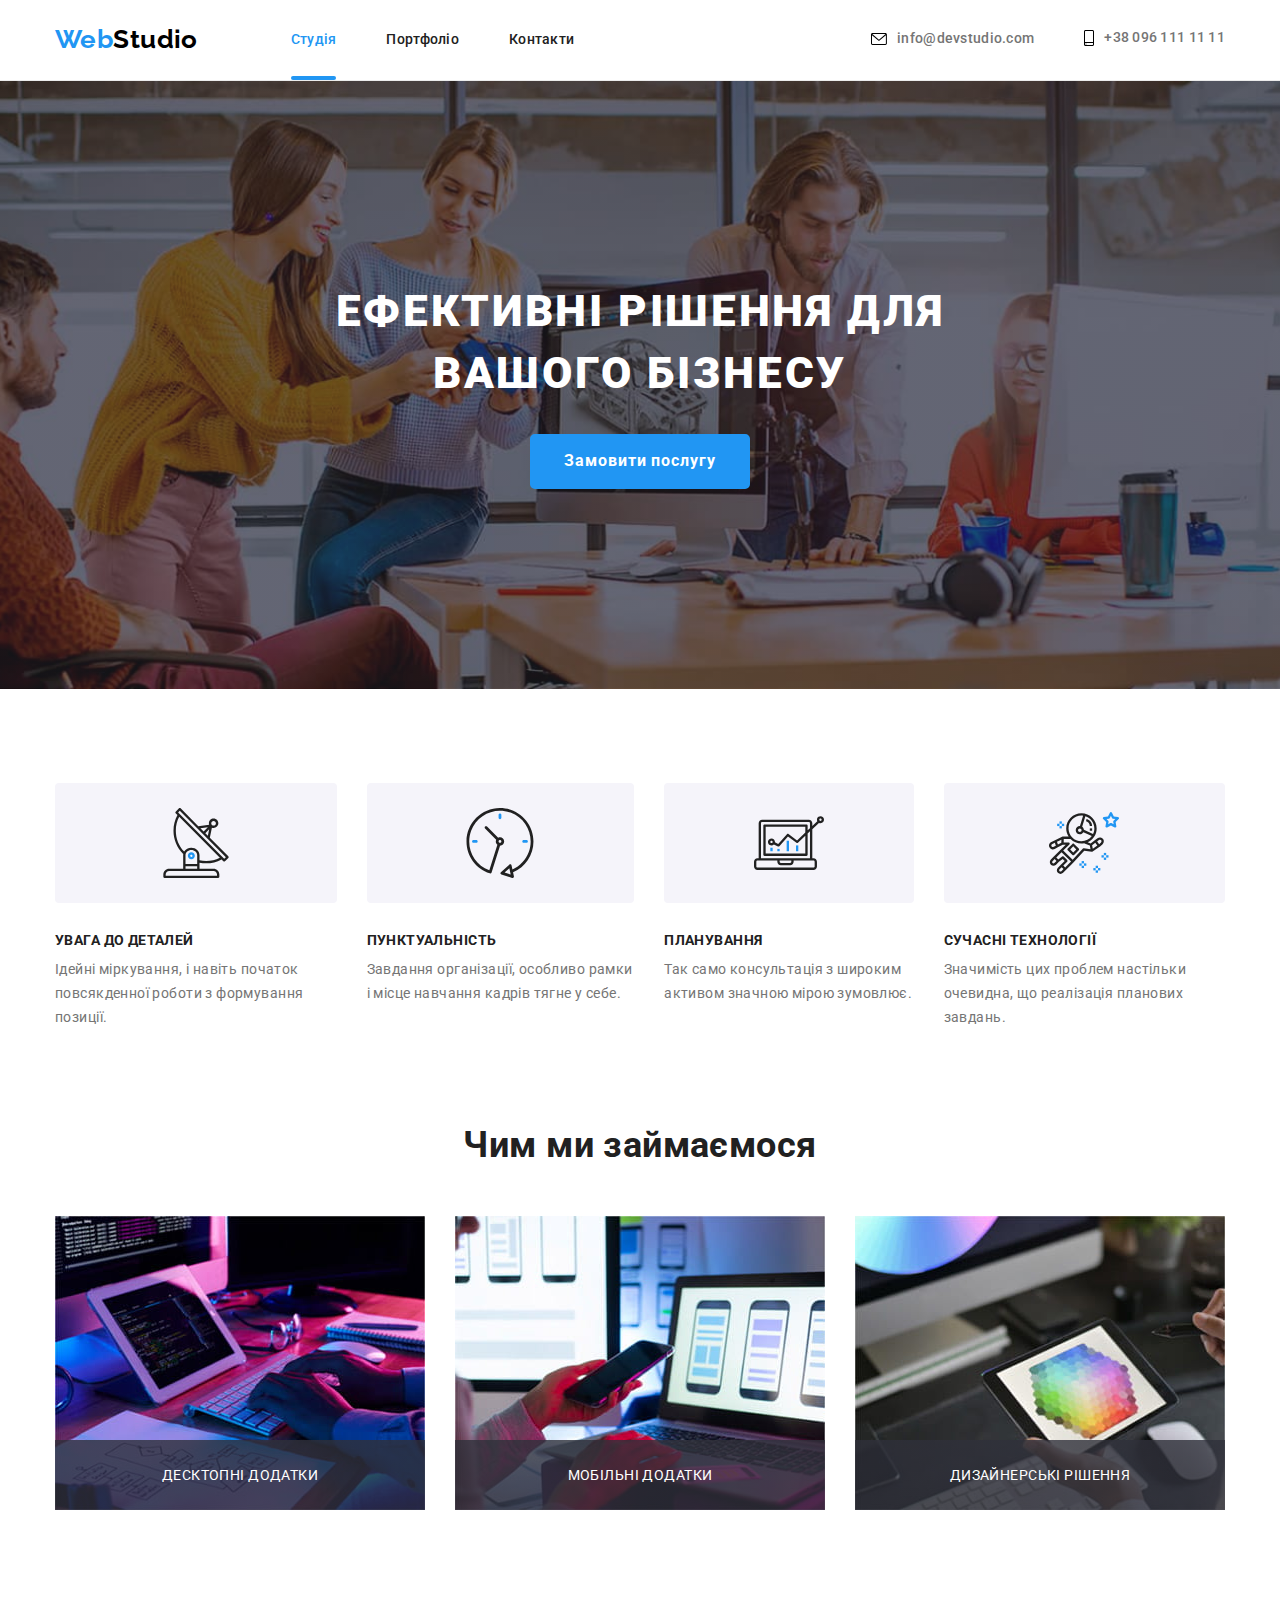
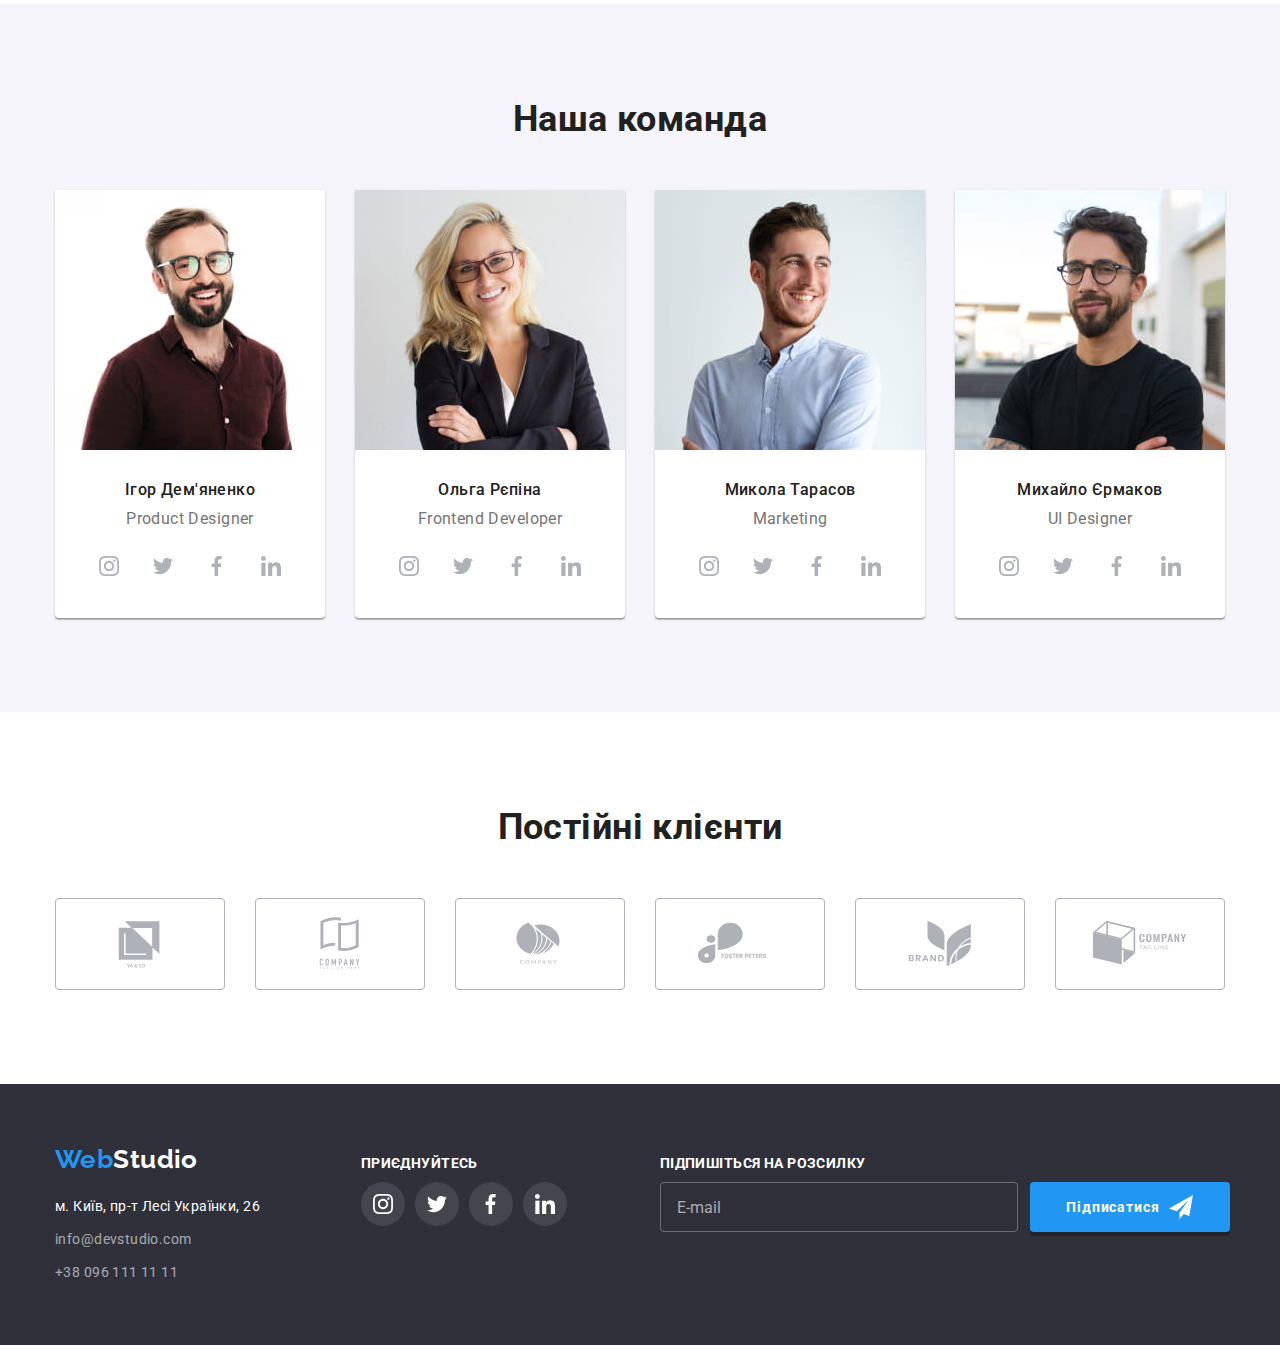
<file: index.html>
<!DOCTYPE html>
<html lang="uk">
<head>
    <meta charset="UTF-8">
    <meta http-equiv="X-UA-Compatible" content="IE=edge">
    <meta name="viewport" content="width=device-width, initial-scale=1.0">
    <meta name="description" content="Вивчення основ HTML5 для новачків">
    <title>Студія</title>
    <link rel="stylesheet" href="https://fonts.googleapis.com/css2?family=Raleway:wght@700&family=Roboto:wght@400;500;700;900&display=swap">
    <link rel="stylesheet" href="https://cdnjs.cloudflare.com/ajax/libs/modern-normalize/1.0.0/modern-normalize.min.css" />
    <link rel="stylesheet" href="./css/main.min.css">
</head>
<body>
    <header class="header">
        <div class="container nav">
            <nav class="nav">
                <a href="./index.html" class="logo"><span class="logo__accent">Web</span>Studio</a>
                <ul class="nav">
                    <li class="nav__item"><a href="./index.html" class="nav__link current">Студія</a></li>
                    <li class="nav__item"><a href="./portfolio.html" class="nav__link">Портфоліо</a></li>
                    <li class="nav__item"><a href="" class="nav__link">Контакти</a></li>
                </ul>
            </nav>
            <ul class="nav nav--space">
                <li class="nav__item">
                    <a href="mailto:info@devstudio.com" class="nav__link--rigth ">
                        <svg width="16" height="12" class="nav__icon">
                            <use href="./images/icons.svg#icon-email"></use>
                        </svg>
                        info@devstudio.com</a></li>
                <li class="nav__item">
                    <a href="tel:+380961111111" class="nav__link--rigth">
                        <svg width="10" height="16" class="nav__icon">
                            <use href="./images/icons.svg#icon-tel"></use>
                        </svg>
                        +38 096 111 11 11</a></li>
            </ul>
        </div>
    </header>
    <main>
        <section class="hero">
            <div class="container">
                <h1 class="hero__title">Ефективні рішення для<br>вашого бізнесу</h1>
                <button type="button" data-modal-open class="hero__button">Замовити послугу</button>
            </div>
        </section>
        <section class="section section--features">
            <div class="container">
                <h2 class="visually-hidden">Наші Переваги</h2>
                <ul class="features">
                    <li>
                        <div class="features__icon">
                            <svg width="70" height="70">
                                <use href="./images/icons.svg#feature-1"></use>
                            </svg>
                        </div>
                        <h3 class="features__title">УВАГА ДО ДЕТАЛЕЙ</h3>
                        <p class="features__text">Ідейні міркування, і навіть початок повсякденної роботи з формування позиції.</p>
                    </li>
                    <li>
                        <div class="features__icon">
                            <svg width="70" height="70">
                                <use href="./images/icons.svg#feature-2"></use>
                            </svg>
                        </div>
                        <h3 class="features__title">ПУНКТУАЛЬНІСТЬ</h3>
                        <p class="features__text">Завдання організації, особливо рамки і місце навчання кадрів тягне у себе.</p>
                    </li>
                    <li>
                        <div class="features__icon">
                            <svg width="70" height="70">
                                <use href="./images/icons.svg#feature-3"></use>
                            </svg>
                        </div>
                        <h3 class="features__title">ПЛАНУВАННЯ</h3>
                        <p class="features__text">Так само консультація з широким активом значною мірою зумовлює.</p>
                    </li>
                    <li>
                        <div class="features__icon">
                            <svg width="70" height="70">
                                <use href="./images/icons.svg#feature-4"></use>
                            </svg>
                        </div>
                        <h3 class="features__title">СУЧАСНІ ТЕХНОЛОГІЇ</h3>
                        <p class="features__text">Значимість цих проблем настільки очевидна, що реалізація планових завдань.</p>
                    </li>
                </ul>
            </div>
        </section>
        <section class="section">
            <div class="container">
                <h2 class="section__title">Чим ми займаємося</h2>
                <ul class="inline-list wedo">
                    <li>
                        <div class="wedo__thumb">
                        <img src="./images/what-we-do-1.jpg" width="370" alt="Робота за комп`ютером">
                        <p class="wedo__label">Десктопні додатки</p>
                        </div>
                    </li>
                    <li>
                        <div class="wedo__thumb">
                        <img src="./images/what-we-do-2.jpg" width="370" alt="Серфінг інтернетом на смартфоні">
                        <p class="wedo__label">Мобільні додатки</p>
                        </div>
                    </li>
                    <li>
                        <div class="wedo__thumb">
                        <img src="./images/what-we-do-3.jpg" width="370" alt="Гексагональна кольорова палітра">
                        <p class="wedo__label">Дизайнерські рішення</p>
                        </div>
                    </li>
                </ul>
            </div>
        </section>
        <section class="section section--team">
            <div class="container">
                <h2 class="section__title">Наша команда</h2>
                <ul class="inline-list team">
                    <li class="team__card">
                        <img src="./images/team-1.jpg" width="270" alt="Ігор Дем'яненко">
                        <div class="team__desc">
                            <h3 class="team__title">Ігор Дем'яненко</h3>
                            <p class="team__text">Product Designer</p>
                            <ul class="social">
                                <li>
                                    <a href="" class="social__link" target="_blank" rel="noopener noreferrer">
                                        <svg class="social__icon">
                                            <use href="./images/icons.svg#social-insta"></use>
                                        </svg>
                                    </a>
                                </li>
                                <li>
                                    <a href="" class="social__link" target="_blank" rel="noopener noreferrer">
                                        <svg class="social__icon">
                                            <use href="./images/icons.svg#social-twitter"></use>
                                        </svg>
                                    </a>
                                </li>
                                <li>
                                    <a href="" class="social__link" target="_blank" rel="noopener noreferrer">
                                        <svg class="social__icon">
                                            <use href="./images/icons.svg#social-fb"></use>
                                        </svg>
                                    </a>
                                </li>
                                <li>
                                    <a href="" class="social__link" target="_blank" rel="noopener noreferrer">
                                        <svg class="social__icon">
                                            <use href="./images/icons.svg#social-linked"></use>
                                        </svg>
                                    </a>
                                </li>
                            </ul>
                        </div>
                    </li>
                    <li class="team__card">
                        <img src="./images/team-2.jpg" width="270" alt="Ольга Рєпіна">
                        <div class="team__desc">
                            <h3 class="team__title">Ольга Рєпіна</h3>
                            <p class="team__text">Frontend Developer</p>
                            <ul class="social">
                                <li>
                                    <a href="" class="social__link" target="_blank" rel="noopener noreferrer">
                                        <svg class="social__icon">
                                            <use href="./images/icons.svg#social-insta"></use>
                                        </svg>
                                    </a>
                                </li>
                                <li>
                                    <a href="" class="social__link" target="_blank" rel="noopener noreferrer">
                                        <svg class="social__icon">
                                            <use href="./images/icons.svg#social-twitter"></use>
                                        </svg>
                                    </a>
                                </li>
                                <li>
                                    <a href="" class="social__link" target="_blank" rel="noopener noreferrer">
                                        <svg class="social__icon">
                                            <use href="./images/icons.svg#social-fb"></use>
                                        </svg>
                                    </a>
                                </li>
                                <li>
                                    <a href="" class="social__link" target="_blank" rel="noopener noreferrer">
                                        <svg class="social__icon">
                                            <use href="./images/icons.svg#social-linked"></use>
                                        </svg>
                                    </a>
                                </li>
                            </ul>
                        </div>
                    </li>
                    <li class="team__card">
                        <img src="./images/team-3.jpg" width="270" alt="Микола Тарасов">
                        <div class="team__desc">
                            <h3 class="team__title">Микола Тарасов</h3>
                            <p class="team__text">Marketing</p>
                            <ul class="social">
                                <li>
                                    <a href="" class="social__link" target="_blank" rel="noopener noreferrer">
                                        <svg class="social__icon">
                                            <use href="./images/icons.svg#social-insta"></use>
                                        </svg>
                                    </a>
                                </li>
                                <li>
                                    <a href="" class="social__link" target="_blank" rel="noopener noreferrer">
                                        <svg class="social__icon">
                                            <use href="./images/icons.svg#social-twitter"></use>
                                        </svg>
                                    </a>
                                </li>
                                <li>
                                    <a href="" class="social__link" target="_blank" rel="noopener noreferrer">
                                        <svg class="social__icon">
                                            <use href="./images/icons.svg#social-fb"></use>
                                        </svg>
                                    </a>
                                </li>
                                <li>
                                    <a href="" class="social__link" target="_blank" rel="noopener noreferrer">
                                        <svg class="social__icon">
                                            <use href="./images/icons.svg#social-linked"></use>
                                        </svg>
                                    </a>
                                </li>
                            </ul>
                        </div>
                        </li>
                    <li class="team__card">
                        <img src="./images/team-4.jpg" width="270" alt="Михайло Єрмаков">
                        <div class="team__desc">
                            <h3 class="team__title">Михайло Єрмаков</h3>
                            <p class="team__text">UI Designer</p>
                            <ul class="social">
                                <li>
                                    <a href="" class="social__link" target="_blank" rel="noopener noreferrer">
                                        <svg class="social__icon">
                                            <use href="./images/icons.svg#social-insta"></use>
                                        </svg>
                                    </a>
                                </li>
                                <li>
                                    <a href="" class="social__link" target="_blank" rel="noopener noreferrer">
                                        <svg class="social__icon">
                                            <use href="./images/icons.svg#social-twitter"></use>
                                        </svg>
                                    </a>
                                </li>
                                <li>
                                    <a href="" class="social__link" target="_blank" rel="noopener noreferrer">
                                        <svg class="social__icon">
                                            <use href="./images/icons.svg#social-fb"></use>
                                        </svg>
                                    </a>
                                </li>
                                <li>
                                    <a href="" class="social__link" target="_blank" rel="noopener noreferrer">
                                        <svg class="social__icon">
                                            <use href="./images/icons.svg#social-linked"></use>
                                        </svg>
                                    </a>
                                </li>
                            </ul>
                        </div>
                    </li>
                </ul>
            </div>
        </section>
        <section class="section">
            <div class="container">
                <h2 class="section__title">Постійні клієнти</h2>
                <ul class="inline-list client">
                    <li>
                        <a href="" class="client__link">
                            <svg class="icon client__icon">
                                <use href="./images/icons.svg#client-1"></use>
                            </svg>
                        </a>
                    </li>
                    <li>
                        <a href="" class="client__link">
                            <svg class="icon client__icon">
                                <use href="./images/icons.svg#client-2"></use>
                            </svg>
                        </a>
                    </li>
                    <li>
                        <a href="" class="client__link">
                            <svg class="icon client__icon">
                                <use href="./images/icons.svg#client-3"></use>
                            </svg>
                        </a>
                    </li>
                    <li>
                        <a href="" class="client__link">
                            <svg class="icon client__icon">
                                <use href="./images/icons.svg#client-4"></use>
                            </svg>
                        </a>
                    </li>
                    <li>
                        <a href="" class="client__link">
                            <svg class="icon client__icon">
                                <use href="./images/icons.svg#client-5"></use>
                            </svg>
                        </a>
                    </li>
                    <li>
                        <a href="" class="client__link">
                            <svg class="icon client__icon">
                                <use xlink:href="./images/icons.svg#client-6"></use>
                            </svg>
                        </a>
                    </li>
                </ul>
            </div>
        </section>
    </main>
    <footer class="footer">
        <div class="container">
            <div class="footer-blocks">
                <div>
                    <div class="footer__logo">
                        <a href="./index.html" class="logo"><span class="logo__accent">Web</span><span class="logo__accent--bottom">Studio</span></a>
                    </div>
                    <address>
                        <ul>
                            <li class="address__item"><a href="https://goo.gl/maps/Rx9yRDVF11jfL2R66" class="address__link"  target="_blank"  rel="noopener noreferrer">м. Київ, пр-т Лесі Українки, 26</a></li>
                            <li class="address__item"><a href="mailto:info@devstudio.com" class="footer__contacts">info@devstudio.com</a></li>
                            <li><a href="tel:+380961111111" class="footer__contacts">+38 096 111 11 11</a></li>
                        </ul>
                    </address>
                </div>
                <div class="footer footer--spacing">
                    <p class="team__title"><span class="logo__accent--bottom uppercase">Приєднуйтесь</span></p>
                    <ul class="social social--footer">
                        <li> 
                            <a href="" class="social__link--footer">
                                <svg class="social__icon">
                                    <use href="./images/icons.svg#social-insta"></use>
                                </svg>
                            </a>
                        </li>
                        <li>
                            <a href="" class="social__link--footer">
                                <svg class="social__icon">
                                    <use href="./images/icons.svg#social-twitter"></use>
                                </svg>
                            </a>
                        </li>
                        <li>
                            <a href="" class="social__link--footer">
                                <svg class="social__icon">
                                    <use href="./images/icons.svg#social-fb"></use>
                                </svg>
                             </a>
                        </li>
                        <li>
                            <a href="" class="social__link--footer">
                                <svg class="social__icon">
                                    <use href="./images/icons.svg#social-linked"></use>
                                </svg>
                            </a>
                        </li>
                    </ul>
                </div>
                <div>
                    <p class="team__title"><span class="logo__accent--bottom uppercase">Підпишіться на розсилку</span></p>
                    <form name="newsletter" autocomplete="off">
                        <div class="newsletter">
                            <input type="email" name="email" class="newsletter__input" placeholder="E-mail" />
                            <button type="submit" class="newsletter__button">Підписатися
                                <svg width="24" height="24" class="newsletter__icon">
                                    <use href="./images/icons.svg#icon-send"></use>
                                </svg>
                            </button>
                        </div>
                    </form>
                </div>
            </div>
        </div>
    </footer>
    <div class="backdrop is-hidden" data-modal>
        <div class="modal">
            <button data-modal-close class="modal__button-close"><svg width="18" height="18"><use href="./images/icons.svg#modal-close"></use></svg></button>
            <div>
            <p class="modal__form-header">Залиште свої дані, ми вам передзвонимо</p>
            <form name="signup_form" autocomplete="off" novalidate>
                <div class="modal__form-field">
                    <label for="name" class="modal__label">Ім'я</label>
                    <input class="modal__input" id="name" type="name" name="name" required />
                    <span class="modal__input-icon"><svg width="18" height="18">
                        <use href="./images/icons.svg#user"></use>
                    </svg></span>
                </div>
                <div class="modal__form-field">
                    <label for="tel" class="modal__label">Телефон</label>
                    <input class="modal__input" id='tel' type="tel" name="tel" />
                    <span class="modal__input-icon"><svg width="18" height="18">
                        <use href="./images/icons.svg#icon-phone"></use>
                    </svg></span>
                </div>
                <div class="modal__form-field">
                    <label for="email" class="modal__label">Пошта</label>
                    <input class="modal__input" id="email" type="email" name="email" required />
                    <span class="modal__input-icon"><svg width="18" height="18">
                        <use href="./images/icons.svg#icon-email"></use>
                    </svg></span>
                </div>
                <div class="modal__form-field">
                    <label for="comment" class="modal__label">Коментар</label>
                    <textarea id="comment" name="Comment" class="modal__comment" placeholder="Введіть текст"></textarea>
                </div>
                <div class="modal__check-button">
                    <label class="modal__checkbox-label" for="agree">
                    <input type="checkbox" class="modal__checkbox" name="agreement" id="agree" required>
                    <span class="modal__icon-check"></span>
                    Погоджуюся з розсилкою та приймаю &nbsp;<a href="" class="modal__link" target="_blank">Умови договору</a>
                    </label>
                </div>
                
              </form>
              <button type="submit" class="modal__button">Відправити</button>
            </div>
        </div>
    </div>
    <script src="./js/modal.js"></script>
</body>
</html>
</file>
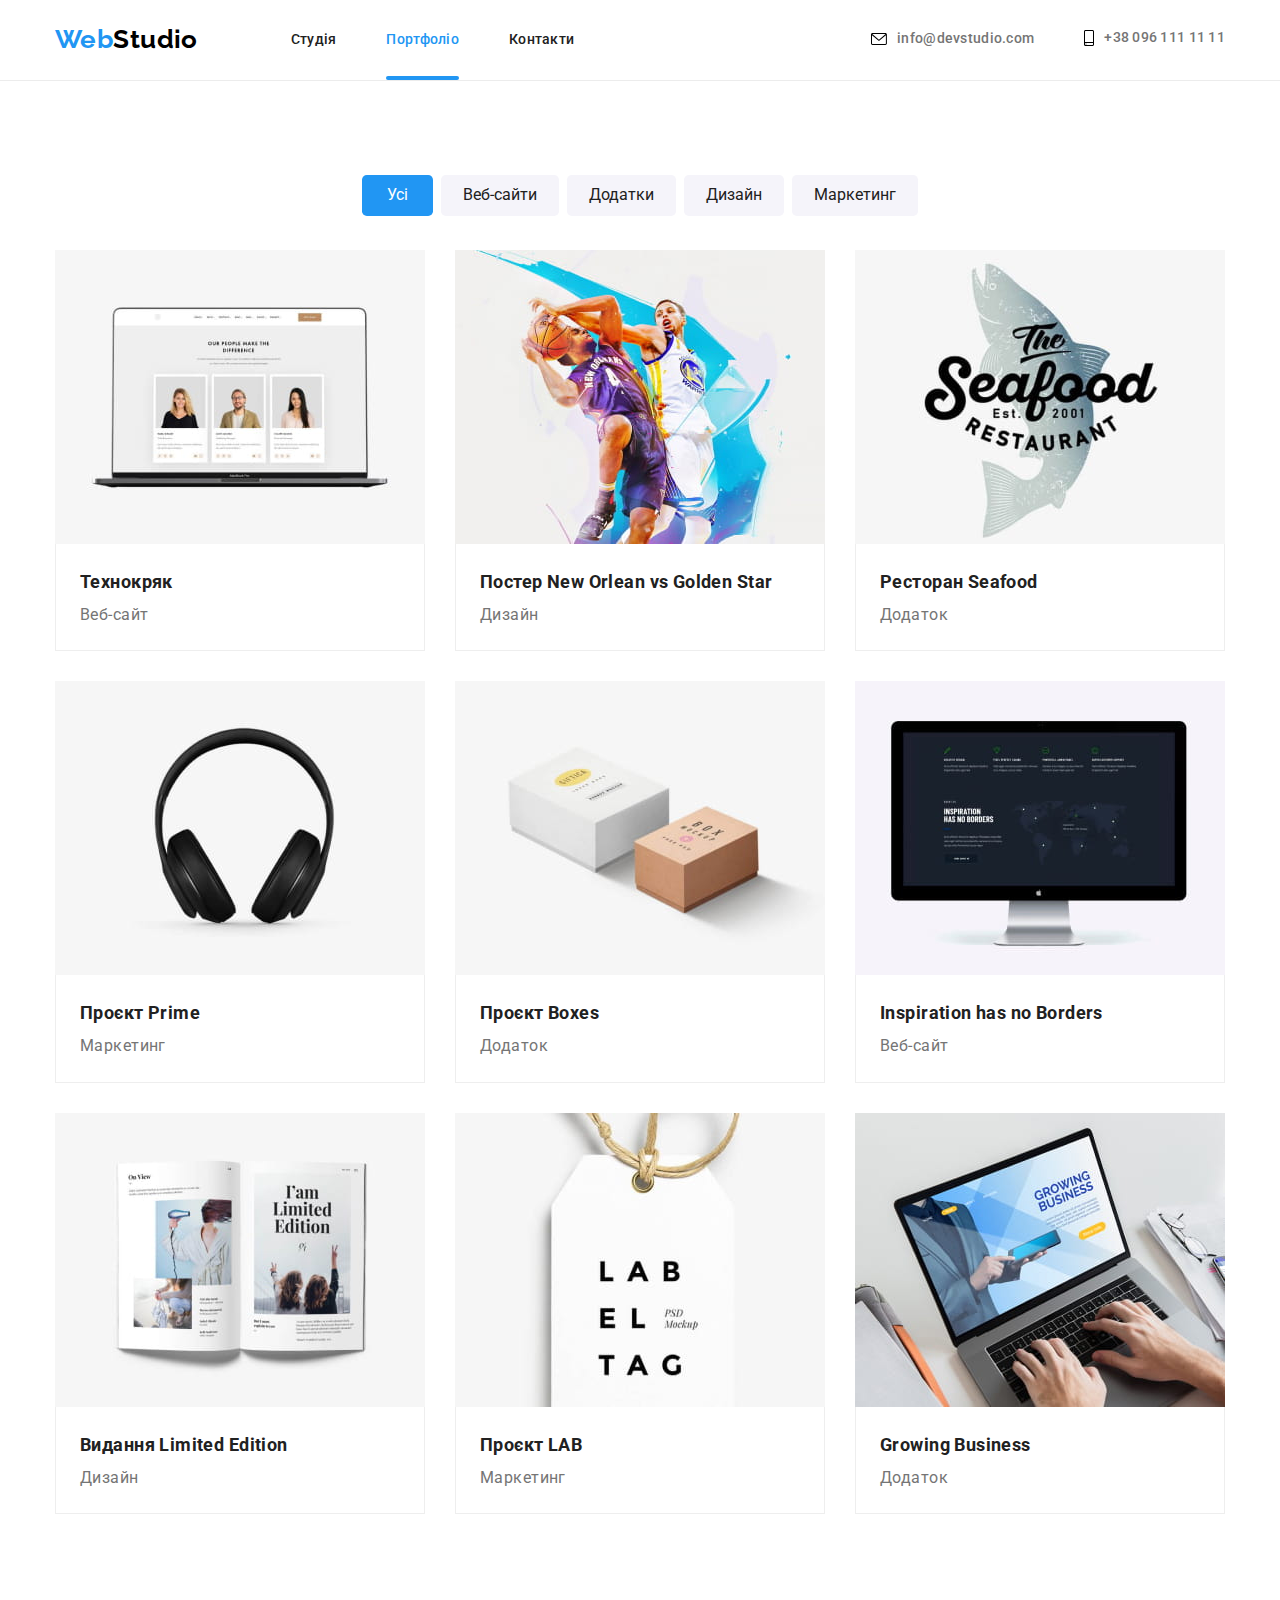
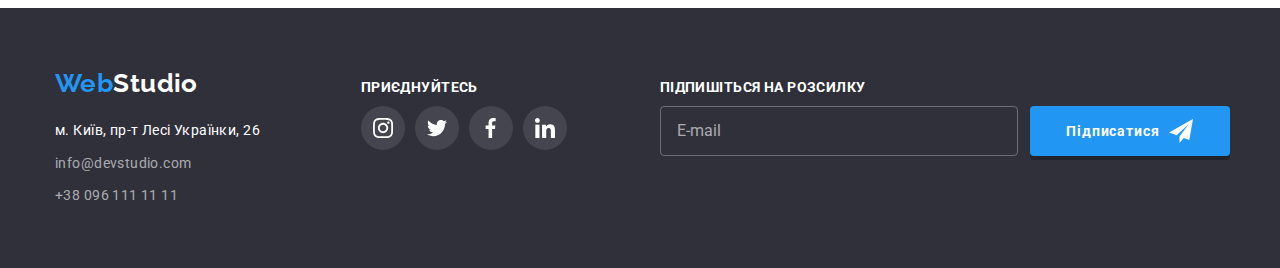
<file: portfolio.html>
<!DOCTYPE html>
<html lang="uk">
<head>
    <meta charset="UTF-8">
    <meta http-equiv="X-UA-Compatible" content="IE=edge">
    <meta name="viewport" content="width=device-width, initial-scale=1.0">
    <meta name="description" content="Портфоліо наших робіт">
    <title>Портфоліо Студії</title>
    <link rel="stylesheet" href="https://cdnjs.cloudflare.com/ajax/libs/modern-normalize/1.0.0/modern-normalize.min.css" />
    <link rel="stylesheet" href="https://fonts.googleapis.com/css2?family=Raleway:wght@700&family=Roboto:wght@400;500;700;900&display=swap">
    <link rel="stylesheet" href="./css/main.min.css">
</head>
<body>
    <header class="header">
        <div class="container nav">
            <nav class="nav">
                <a href="./index.html" class="logo"><span class="logo__accent">Web</span>Studio</a>
                <ul class="nav">
                    <li class="nav__item"><a href="./index.html" class="nav__link">Студія</a></li>
                    <li class="nav__item"><a href="./portfolio.html" class="nav__link current">Портфоліо</a></li>
                    <li class="nav__item"><a href="" class="nav__link">Контакти</a></li>
                </ul>
            </nav>
            <ul class="nav nav--space">
                <li class="nav__item">
                    <a href="mailto:info@devstudio.com" class="nav__link--rigth ">
                        <svg width="16" height="12" class="nav__icon">
                            <use href="./images/icons.svg#icon-email"></use>
                        </svg>
                        info@devstudio.com</a></li>
                <li class="nav__item">
                    <a href="tel:+380961111111" class="nav__link--rigth">
                        <svg width="10" height="16" class="nav__icon">
                            <use href="./images/icons.svg#icon-tel"></use>
                        </svg>
                        +38 096 111 11 11</a></li>
            </ul>
        </div>
    </header>
    <main>
        <section class="section">
            <div class="container">
                <h2 class="section__title visually-hidden">Наші роботи</h2>
                <div>
                    <ul class="filter">
                        <li><button type="button" class="filter__button--active filter__button--first">Усі</button></li>
                        <li><button type="button" class="filter__button">Веб-сайти</button></li>
                        <li><button type="button" class="filter__button">Додатки</button></li>
                        <li><button type="button" class="filter__button">Дизайн</button></li>
                        <li><button type="button" class="filter__button">Маркетинг</button></li>
                    </ul>
                </div>
                <ul class="portfolio">
                    <li>
                        <a href="" class="portfolio__card">
                            <div class="portfolio__thumb">
                            <img src="./images/portfolio-1.jpg" alt="Веб-сайт Технокряк" width="370" height="294">
                            <p class="portfolio__label">Ресурс пропонує комплексні пропозиції з різним рівнем функціоналу та сервісів. Все це дозволить відвідувачу отримати вичерпні відомості про компанію чи приватну особу.</p>
                            </div>
                            <div class="portfolio__item-desc">
                                <h2 class="portfolio__title">Технокряк</h2>
                                <p class="portfolio__text">Веб-сайт</p>
                            </div>
                        </a>
                    </li>
                    <li>
                        <a href="" class="portfolio__card">
                            <div class="portfolio__thumb">
                            <img src="./images/portfolio-2.jpg" alt="Дизайн постера New Orlean vs Golden Star" width="370" height="294">
                            <p class="portfolio__label">Ресурс пропонує комплексні пропозиції з різним рівнем функціоналу та сервісів. Все це дозволить відвідувачу отримати вичерпні відомості про компанію чи приватну особу.</p>
                            </div>
                            <div class="portfolio__item-desc">
                                <h2 class="portfolio__title">Постер New Orlean vs Golden Star</h2>
                                <p class="portfolio__text">Дизайн</p>
                            </div>
                        </a>
                    </li>
                    <li>
                        <a href="" class="portfolio__card">
                            <div class="portfolio__thumb">
                            <img src="./images/portfolio-3.jpg" alt="Додаток ресторану Seafood" width="370" height="294">
                            <p class="portfolio__label">Ресурс пропонує комплексні пропозиції з різним рівнем функціоналу та сервісів. Все це дозволить відвідувачу отримати вичерпні відомості про компанію чи приватну особу.</p>
                            </div>
                            <div class="portfolio__item-desc">
                                <h2 class="portfolio__title">Ресторан Seafood</h2>
                                <p class="portfolio__text">Додаток</p>
                            </div>
                        </a>
                    </li>
                    <li>
                        <a href="" class="portfolio__card">
                            <div class="portfolio__thumb">
                            <img src="./images/portfolio-4.jpg" alt="Маркетинг проєкту Prime" width="370" height="294">
                            <p class="portfolio__label">Ресурс пропонує комплексні пропозиції з різним рівнем функціоналу та сервісів. Все це дозволить відвідувачу отримати вичерпні відомості про компанію чи приватну особу.</p>
                            </div>
                            <div class="portfolio__item-desc">
                                <h2 class="portfolio__title">Проєкт Prime</h2>
                                <p class="portfolio__text">Маркетинг</p>
                            </div>
                        </a>
                    </li>
                    <li>
                        <a href="" class="portfolio__card">
                            <div class="portfolio__thumb">
                            <img src="./images/portfolio-5.jpg" alt="Додаток для проєкту Boxes" width="370" height="294">
                            <p class="portfolio__label">Ресурс пропонує комплексні пропозиції з різним рівнем функціоналу та сервісів. Все це дозволить відвідувачу отримати вичерпні відомості про компанію чи приватну особу.</p>
                            </div>
                            <div class="portfolio__item-desc">
                                <h2 class="portfolio__title">Проєкт Boxes</h2>
                                <p class="portfolio__text">Додаток</p>
                            </div>
                        </a>
                    </li>
                    <li>
                        <a href="" class="portfolio__card">
                            <div class="portfolio__thumb">
                            <img src="./images/portfolio-6.jpg" alt="Веб-сайт Inspiration has no Borders" width="370" height="294">
                            <p class="portfolio__label">Ресурс пропонує комплексні пропозиції з різним рівнем функціоналу та сервісів. Все це дозволить відвідувачу отримати вичерпні відомості про компанію чи приватну особу.</p>
                            </div>
                            <div class="portfolio__item-desc">
                                <h2 class="portfolio__title">Inspiration has no Borders</h2>
                                <p class="portfolio__text">Веб-сайт</p>
                            </div>
                        </a>
                    </li>
                    <li>
                        <a href="" class="portfolio__card">
                            <div class="portfolio__thumb">
                            <img src="./images/portfolio-7.jpg" alt="Дизайн видання Limited Edition" width="370" height="294">
                            <p class="portfolio__label">Ресурс пропонує комплексні пропозиції з різним рівнем функціоналу та сервісів. Все це дозволить відвідувачу отримати вичерпні відомості про компанію чи приватну особу.</p>
                            </div>
                            <div class="portfolio__item-desc">
                                <h2 class="portfolio__title">Видання Limited Edition</h2>
                                <p class="portfolio__text">Дизайн</p>
                            </div>
                        </a>
                    </li>
                    <li>
                        <a href="" class="portfolio__card">
                            <div class="portfolio__thumb">
                            <img src="./images/portfolio-8.jpg" alt="Маркетинг проєкту LAB" width="370" height="294">
                            <p class="portfolio__label">Ресурс пропонує комплексні пропозиції з різним рівнем функціоналу та сервісів. Все це дозволить відвідувачу отримати вичерпні відомості про компанію чи приватну особу.</p>
                            </div>
                            <div class="portfolio__item-desc">
                                <h2 class="portfolio__title">Проєкт LAB</h2>
                                <p class="portfolio__text">Маркетинг</p>
                            </div>
                        </a>
                    </li>
                    <li>
                        <a href="" class="portfolio__card">
                            <div class="portfolio__thumb">
                            <img src="./images/portfolio-9.jpg" alt="Додаток Growing Business" width="370" height="294">
                            <p class="portfolio__label">Ресурс пропонує комплексні пропозиції з різним рівнем функціоналу та сервісів. Все це дозволить відвідувачу отримати вичерпні відомості про компанію чи приватну особу.</p>
                            </div>
                            <div class="portfolio__item-desc">
                                <h2 class="portfolio__title">Growing Business</h2>
                                <p class="portfolio__text">Додаток</p>
                            </div>
                        </a>
                    </li>
                </ul>
            </div>
        </section>
    </main>
    <footer class="footer">
        <div class="container">
            <div class="footer-blocks">
                <div>
                    <div class="footer__logo">
                        <a href="./index.html" class="logo"><span class="logo__accent">Web</span><span class="logo__accent--bottom">Studio</span></a>
                    </div>
                    <address>
                        <ul>
                            <li class="address__item"><a href="https://goo.gl/maps/Rx9yRDVF11jfL2R66" class="address__link"  target="_blank"  rel="noopener noreferrer">м. Київ, пр-т Лесі Українки, 26</a></li>
                            <li class="address__item"><a href="mailto:info@devstudio.com" class="footer__contacts">info@devstudio.com</a></li>
                            <li><a href="tel:+380961111111" class="footer__contacts">+38 096 111 11 11</a></li>
                        </ul>
                    </address>
                </div>
                <div class="footer footer--spacing">
                    <p class="team__title"><span class="logo__accent--bottom uppercase">Приєднуйтесь</span></p>
                    <ul class="social social--footer">
                        <li> 
                            <a href="" class="social__link--footer">
                                <svg class="social__icon">
                                    <use href="./images/icons.svg#social-insta"></use>
                                </svg>
                            </a>
                        </li>
                        <li>
                            <a href="" class="social__link--footer">
                                <svg class="social__icon">
                                    <use href="./images/icons.svg#social-twitter"></use>
                                </svg>
                            </a>
                        </li>
                        <li>
                            <a href="" class="social__link--footer">
                                <svg class="social__icon">
                                    <use href="./images/icons.svg#social-fb"></use>
                                </svg>
                             </a>
                        </li>
                        <li>
                            <a href="" class="social__link--footer">
                                <svg class="social__icon">
                                    <use href="./images/icons.svg#social-linked"></use>
                                </svg>
                            </a>
                        </li>
                    </ul>
                </div>
                <div>
                    <p class="team__title"><span class="logo__accent--bottom uppercase">Підпишіться на розсилку</span></p>
                    <form name="newsletter" autocomplete="off">
                        <div class="newsletter">
                            <input type="email" name="email" class="newsletter__input" placeholder="E-mail" />
                            <button type="submit" class="newsletter__button">Підписатися
                                <svg width="24" height="24" class="newsletter__icon">
                                    <use href="./images/icons.svg#icon-send"></use>
                                </svg>
                            </button>
                        </div>
                    </form>
                </div>
            </div>
        </div>
    </footer>
</body>
</html>
</file>
<file: css/main.min.css>
html{box-sizing:border-box}*,*::before,::after{box-sizing:inherit}h1,h2,h3,h4,h5,h6,p{margin:0}img{display:block}.visually-hidden{position:absolute;width:1px;height:1px;margin:-1px;padding:0;border:0;clip:rect(0 0 0 0);overflow:hidden}body{font-family:"Roboto",sans-serif;color:#757575;font-weight:400;font-size:14px;letter-spacing:.03em}a{text-decoration:none}ol,ul{list-style:none;padding:0;margin:0}.section{padding-top:94px;padding-bottom:94px}.container{width:1200px;margin:0 auto;padding-left:15px;padding-right:15px}.section__title{color:#212121;font-weight:700;line-height:1.17;font-size:36px;text-align:center;margin-bottom:50px}.inline-list{display:flex;align-items:start;gap:30px}.icon{display:inline-block;width:1em;height:1em;stroke-width:0;stroke:currentColor;fill:currentColor}.header{border-style:none;border-width:1px;border-color:#ececec;border-bottom-style:solid}.logo{font-family:"Raleway",sans-serif;font-weight:700;font-size:26px;line-height:1.19;color:#000;text-decoration:none;padding-top:24px;padding-bottom:25px;margin-left:0px;margin-right:93px}.logo__accent{color:#2196f3}.nav{display:flex;align-items:center}.nav__item{margin-right:50px}.nav__item:last-child{margin-right:0}.nav__link{display:inline-block;position:relative;font-weight:500;font-size:14px;line-height:1.14;letter-spacing:.02em;color:#212121;padding-top:32px;padding-bottom:32px;transition:250ms cubic-bezier(0.4, 0, 0.2, 1)}.nav__link:hover,.nav__link:focus{color:#2196f3;transition:250ms cubic-bezier(0.4, 0, 0.2, 1)}.current{color:#2196f3}.current::after{content:"";display:block;position:absolute;background:#2196f3;height:4px;width:100%;border-radius:4px;bottom:0}.nav__link--rigth{display:inline-flex;align-items:center;color:#757575;font-weight:500;font-size:14px;line-height:1.14;letter-spacing:.02em;transition:250ms cubic-bezier(0.4, 0, 0.2, 1)}.nav__link--rigth:hover,.nav__link--rigth:focus{color:#2196f3;fill:#2196f3;transition:250ms cubic-bezier(0.4, 0, 0.2, 1)}.nav--space{margin-left:auto}.nav__icon{margin-right:10px}.hero{background-color:#2f303a;background:linear-gradient(to right, rgba(47, 48, 58, 0.4), rgba(47, 48, 58, 0.4)),url("../images/hero-bg.jpg");background-repeat:no-repeat;background-size:cover;background-position:center;text-align:center;padding-top:200px;padding-bottom:200px}.hero__title{color:#fff;font-size:44px;line-height:1.4;text-transform:uppercase;font-weight:900;text-align:center;letter-spacing:.06em}.hero__button{margin-top:30px;background-color:#2196f3;font-size:16px;line-height:1.9;font-weight:700;align-items:center;text-align:center;letter-spacing:.06em;border-style:solid;border-color:#2196f3;border-radius:.3em;color:#fff;cursor:pointer;padding:10px 32px;transition:250ms cubic-bezier(0.4, 0, 0.2, 1)}.hero:hover,.hero:focus{background-color:#fff;border-radius:.3em;color:#2196f3;border-color:#fff;transition:250ms cubic-bezier(0.4, 0, 0.2, 1)}.backdrop{position:fixed;top:0;left:0;width:100%;height:100%;background-color:rgba(0,0,0,.25);opacity:1;transition:opacity 250ms cubic-bezier(0.4, 0, 0.2, 1)}.backdrop.is-hidden{visibility:visible;opacity:0;pointer-events:none}.backdrop.is-hidden .modal{transform:translate(-50%, -50%) scale(1.2);transition:transform 250ms cubic-bezier(0.4, 0, 0.2, 1)}.modal{position:absolute;width:528px;height:581px;margin:0px;padding:40px;top:50%;left:50%;background-color:#fff;border:1px solid rgba(0,0,0,.1);border-radius:4px;box-shadow:0px 2px 1px rgba(0,0,0,.2),0 1px 1px rgba(0,0,0,.14),0 1px 3px rgba(0,0,0,.12);transform:translate(-50%, -50%) scale(1);transition:transform 250ms cubic-bezier(0.4, 0, 0.2, 1)}.modal__button-close{position:absolute;display:flex;align-items:center;justify-content:center;top:8px;right:8px;cursor:pointer;background-color:#fff;border:1px solid rgba(0,0,0,.1);border-radius:50%;width:30px;height:30px;transition:fill 250ms cubic-bezier(0.4, 0, 0.2, 1);fill:#000}.modal__button-close:hover,.modal__button-close:focus{fill:#2196f3;transition:fill 250ms cubic-bezier(0.4, 0, 0.2, 1)}.modal__form-header{font-size:20px;font-weight:700;color:#212121;text-align:center;margin-bottom:12px}.modal__form-field{position:relative;margin-bottom:10px}.modal__form-field .modal__input-icon,.modal__form-field .modal__input-icon{transition:fill 250ms cubic-bezier(0.4, 0, 0.2, 1)}.modal__form-field:hover .modal__input-icon,.modal__form-field:focus .modal__input-icon{fill:#2196f3;transition:fill 250ms cubic-bezier(0.4, 0, 0.2, 1)}.modal__input{outline:none;display:inline-block;width:100%;height:40px;margin-top:4px;border:1px solid rgba(33,33,33,.2);border-radius:4px;padding-left:42px}.modal__input:hover,.modal__input:focus{border:1px solid #2196f3;transition:border-color 250ms cubic-bezier(0.4, 0, 0.2, 1)}.modal__input:focus-within+.modal__input-icon{fill:#2196f3}.modal__label{font-size:12px;line-height:1.17;color:#757575}.modal__input-icon{position:absolute;top:32px;left:12px}.modal__comment{outline:none;width:100%;height:120px;padding:12px 16px;border:1px solid rgba(33,33,33,.2);border-radius:4px;margin-top:4px;resize:none;font-size:12px;color:#212121;transition:250ms cubic-bezier(0.4, 0, 0.2, 1)}.modal__comment:hover,.modal__comment:focus{border:1px solid #2196f3;transition:250ms cubic-bezier(0.4, 0, 0.2, 1)}.modal__comment::placeholder{font-size:12px;color:rgba(117,117,117,.5)}.modal__checkbox{appearance:none;position:absolute}.modal__checkbox:checked+.modal__icon-check{background-color:#2196f3;background-image:url(../images/icon-check.svg);background-size:contain;background-origin:border-box;border-style:none}.modal__checkbox-label{display:flex;align-items:center;justify-content:center;font-size:14px;color:#757575}.modal__icon-check{display:inline-block;width:16px;height:16px;border:2px solid #000;border-radius:4px;margin-right:7px}.modal__check-button{text-align:center;margin-bottom:30px}.modal__link{color:#2196f3}.modal__button{cursor:pointer;position:absolute;bottom:47px;left:50%;translate:-50% 0%;width:200px;height:50px;color:#fff;font-size:16px;font-weight:700;letter-spacing:.06em;line-height:1.88;background-color:#2196f3;border-radius:4px;border-style:none;box-shadow:0px 4px 4px rgba(0,0,0,.15);transition:250ms cubic-bezier(0.4, 0, 0.2, 1)}.modal__button:hover,.modal__button:focus{background-color:#188ce8;box-shadow:0px 4px 4px rgba(0,0,0,.15);transition:250ms cubic-bezier(0.4, 0, 0.2, 1)}.features{display:flex;align-items:top;gap:30px}.features__icon{display:flex;align-items:center;justify-content:center;width:100%;height:120px;background-color:#f5f4fa;margin-bottom:30px;border-radius:4px}.features__title{color:#212121;font-weight:700;font-size:14px;line-height:1.14;text-transform:uppercase;margin-bottom:10px}.features__text{color:#757575;font-size:14px;line-height:1.7}.section--features{padding-bottom:0px}.wedo__thumb{position:relative}.wedo__thumb>.wedo__label{position:absolute;background:linear-gradient(to right, rgba(47, 48, 58, 0.8), rgba(47, 48, 58, 0.8));padding-top:27px;padding-bottom:27px;text-align:center;text-transform:uppercase;color:#fff;bottom:0px;width:100%}.section--team{background-color:#f5f4fa}.team__card{background-color:#fff;border-bottom-right-radius:4px;border-bottom-left-radius:4px;box-shadow:0 2px 1px rgba(0,0,0,.2),0 1px 1px rgba(0,0,0,.14),0 1px 3px rgba(0,0,0,.12)}.team__desc{padding-top:30px;padding-bottom:30px;text-align:center}.team__title{color:#212121;font-weight:500;font-size:16px;line-height:1.19;margin-bottom:10px}.team__text{color:#757575;font-weight:400;font-size:16px;line-height:1.19}.social{display:flex;align-items:center;margin-top:16px;margin-left:32px;margin-right:32px;gap:10px}.social__link{display:flex;align-items:center;justify-content:center;width:44px;height:44px;border-radius:50%;cursor:pointer;transition:250ms cubic-bezier(0.4, 0, 0.2, 1);fill:#afb1b8}.social__link:hover,.social__link:focus{background-color:#2196f3;transition:250ms cubic-bezier(0.4, 0, 0.2, 1);fill:#fff}.social__link--footer{display:flex;align-items:center;justify-content:center;width:44px;height:44px;border-radius:50%;background-color:rgba(255,255,255,.1);color:#fff;fill:#fff;transition:250ms cubic-bezier(0.4, 0, 0.2, 1)}.social__link--footer:hover,.social__link--footer:focus{background-color:#2196f3;transition:250ms cubic-bezier(0.4, 0, 0.2, 1)}.social__icon{display:block;width:20px;height:20px}.social--footer{margin:0px}.client__link{display:flex;align-items:center;justify-content:center;border-radius:4px;border:1px solid #afb1b8;width:170px;height:92px;fill:#afb1b8;transition:250ms cubic-bezier(0.4, 0, 0.2, 1)}.client__link:hover,.client__link:focus{border:1px solid #2196f3;fill:#2196f3;transition:250ms cubic-bezier(0.4, 0, 0.2, 1)}.client__link:hover .icon,.client__link:focus .icon{fill:#2196f3;transition:250ms cubic-bezier(0.4, 0, 0.2, 1)}.client__icon{fill:#afb1b8;display:block;width:106px;height:60px;transition:250ms cubic-bezier(0.4, 0, 0.2, 1)}.client__icon:hover,.client__icon:focus{fill:#2196f3;transition:250ms cubic-bezier(0.4, 0, 0.2, 1)}.filter{display:flex;justify-content:center;align-items:center;gap:8px;margin-bottom:34px}.filter__button{background-color:#f5f4fa;font-size:16px;line-height:1.8;border-style:none;border-color:#fff;border-radius:.3em;color:#212121;padding:6px 22px;transition:250ms cubic-bezier(0.4, 0, 0.2, 1);cursor:pointer}.filter__button--active{background-color:#2196f3;font-size:16px;line-height:1.8;border-style:none;border-color:#fff;border-radius:.3em;color:#fff;cursor:pointer}.filter__button--first{padding:6px 25px}.filter__button:hover,.filter__button:focus{background-color:#2196f3;color:#fff;transition:250ms cubic-bezier(0.4, 0, 0.2, 1)}.portfolio{display:flex;flex-wrap:wrap;gap:30px}.portfolio__card{display:inline-block;transition:250ms cubic-bezier(0.4, 0, 0.2, 1)}.portfolio__card:hover,.portfolio__card:focus{display:inline-block;box-shadow:0 2px 1px rgba(0,0,0,.2),0 1px 1px rgba(0,0,0,.14),0 1px 3px rgba(0,0,0,.12);transition:250ms cubic-bezier(0.4, 0, 0.2, 1)}.portfolio__item-desc{border-style:solid;border-width:1px;border-color:#eee;border-top-style:none;padding:20px 24px}.portfolio__title{font-size:18px;line-height:2;color:#212121}.portfolio__text{font-size:16px;line-height:1.9;color:#757575}.portfolio__thumb{position:relative;overflow:hidden}.portfolio__thumb>.portfolio__label{position:absolute;top:0;background-color:rgba(33,150,243,.9);font-size:18px;line-height:1.56;color:#fff;width:100%;height:100%;padding:63px 24px;top:0;left:0;transform:translateY(100%);transition:250ms cubic-bezier(0.4, 0, 0.2, 1)}.portfolio__card:hover .portfolio__label{transform:translateY(0)}.footer{background-color:#2f303a;padding-top:60px;padding-bottom:60px}.footer--spacing{padding:0px;background-color:rgba(0,0,0,0);margin-right:23px}.footer-blocks{display:flex;align-items:baseline;gap:70px}.uppercase{text-transform:uppercase;font-size:14px;line-height:1.14;font-weight:700}.footer__logo{margin-bottom:20px}.logo__accent--bottom{color:#fff}.address__link{line-height:1.7;color:#fff;font-style:normal;text-decoration:none;transition:250ms cubic-bezier(0.4, 0, 0.2, 1)}.address__link:hover,.address__link:focus{line-height:1.7;color:#2196f3;transition:250ms cubic-bezier(0.4, 0, 0.2, 1)}.address__item{margin-bottom:9px}.footer__contacts{font-size:14px;line-height:1.7;color:rgba(255,255,255,.6);font-style:normal;font-weight:400}.newsletter{display:flex;align-items:center}.newsletter__input{outline:none;margin:0px;border:1px solid rgba(255,255,255,.3);border-radius:4px;padding:15px 16px;width:358px;height:50px;font-size:16px;color:#fff;background-color:rgba(0,0,0,0);margin-right:12px}.newsletter__input::placeholder{font-size:16px;color:rgba(255,255,255,.6)}.newsletter__button{cursor:pointer;display:inline-flex;align-items:center;justify-content:center;margin:0px;width:200px;height:50px;padding:10px 28px;font-weight:700;letter-spacing:.06em;line-height:1.88;color:#fff;border-radius:4px;border:none;box-shadow:0px 4px rgba(0,0,0,.25);background-color:#2196f3}.newsletter__icon{width:24px;height:24px;margin-left:10px}/*# sourceMappingURL=main.min.css.map */
</file>
